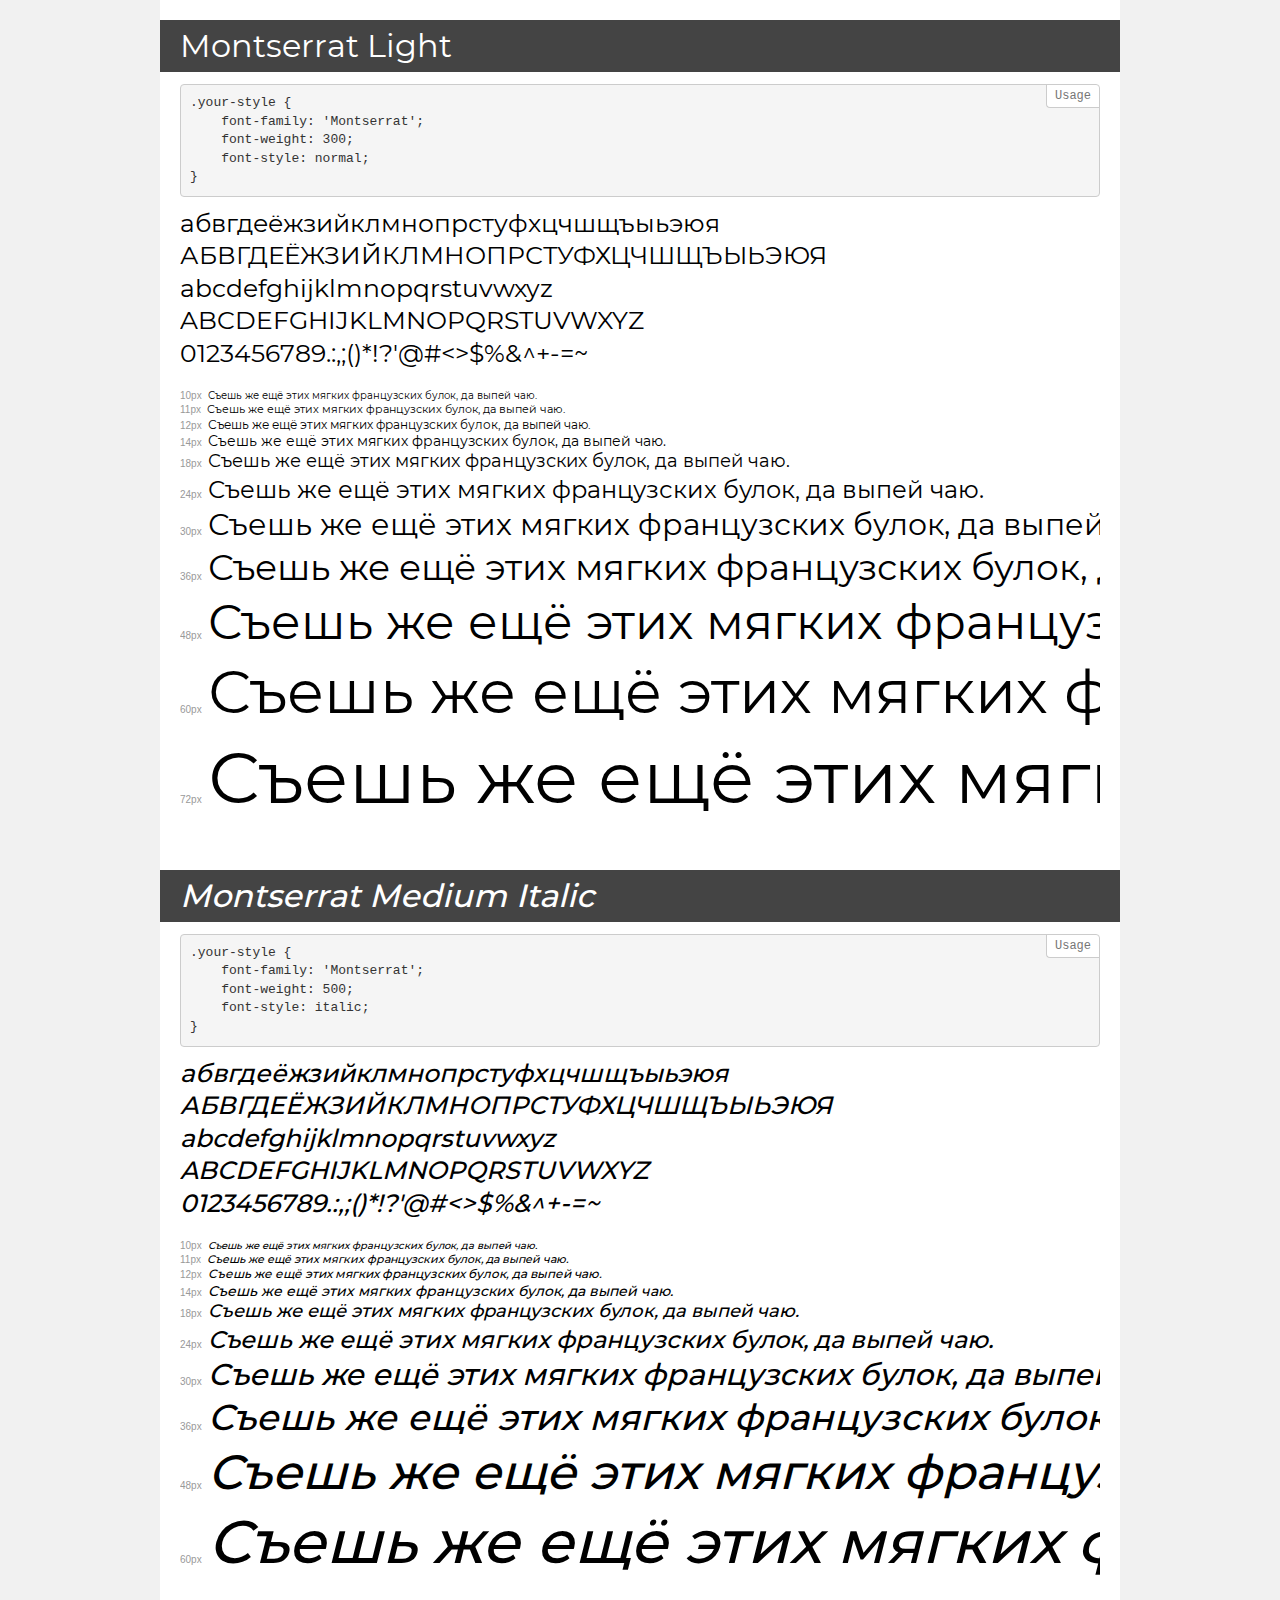
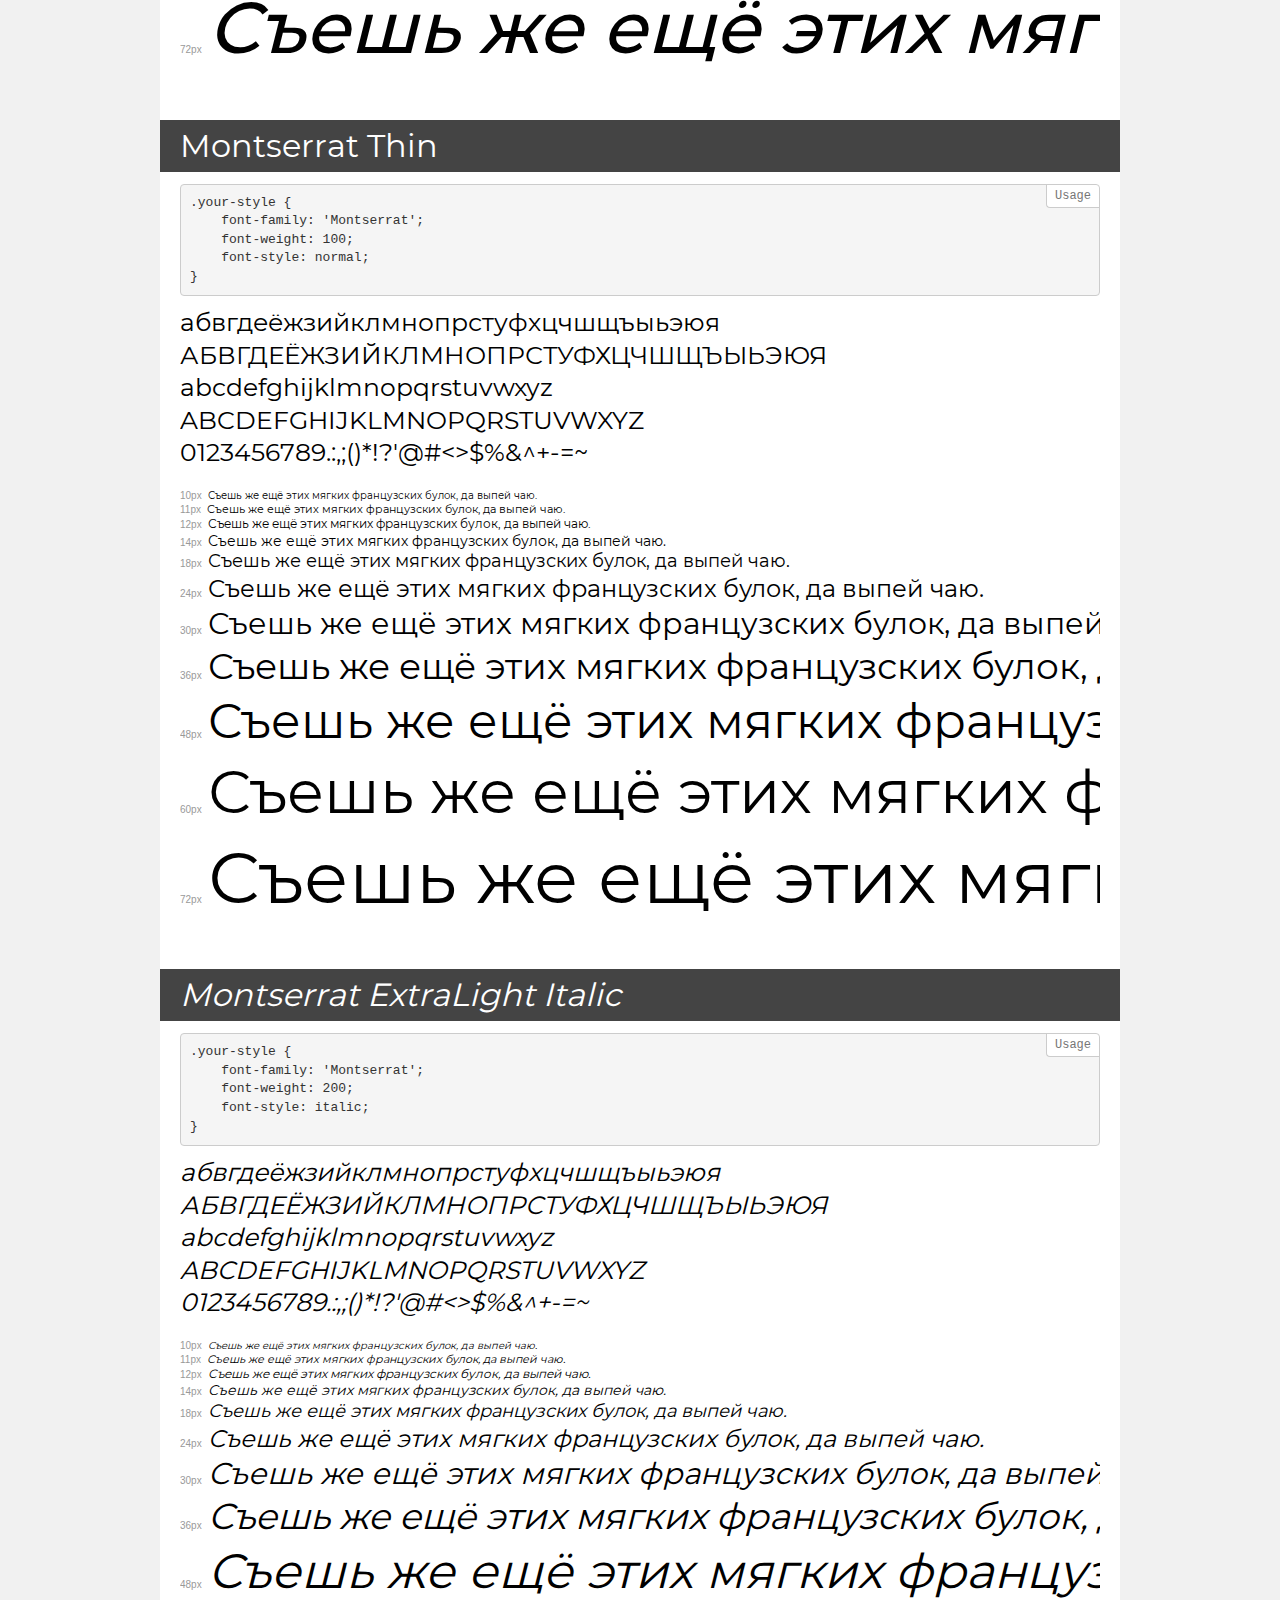
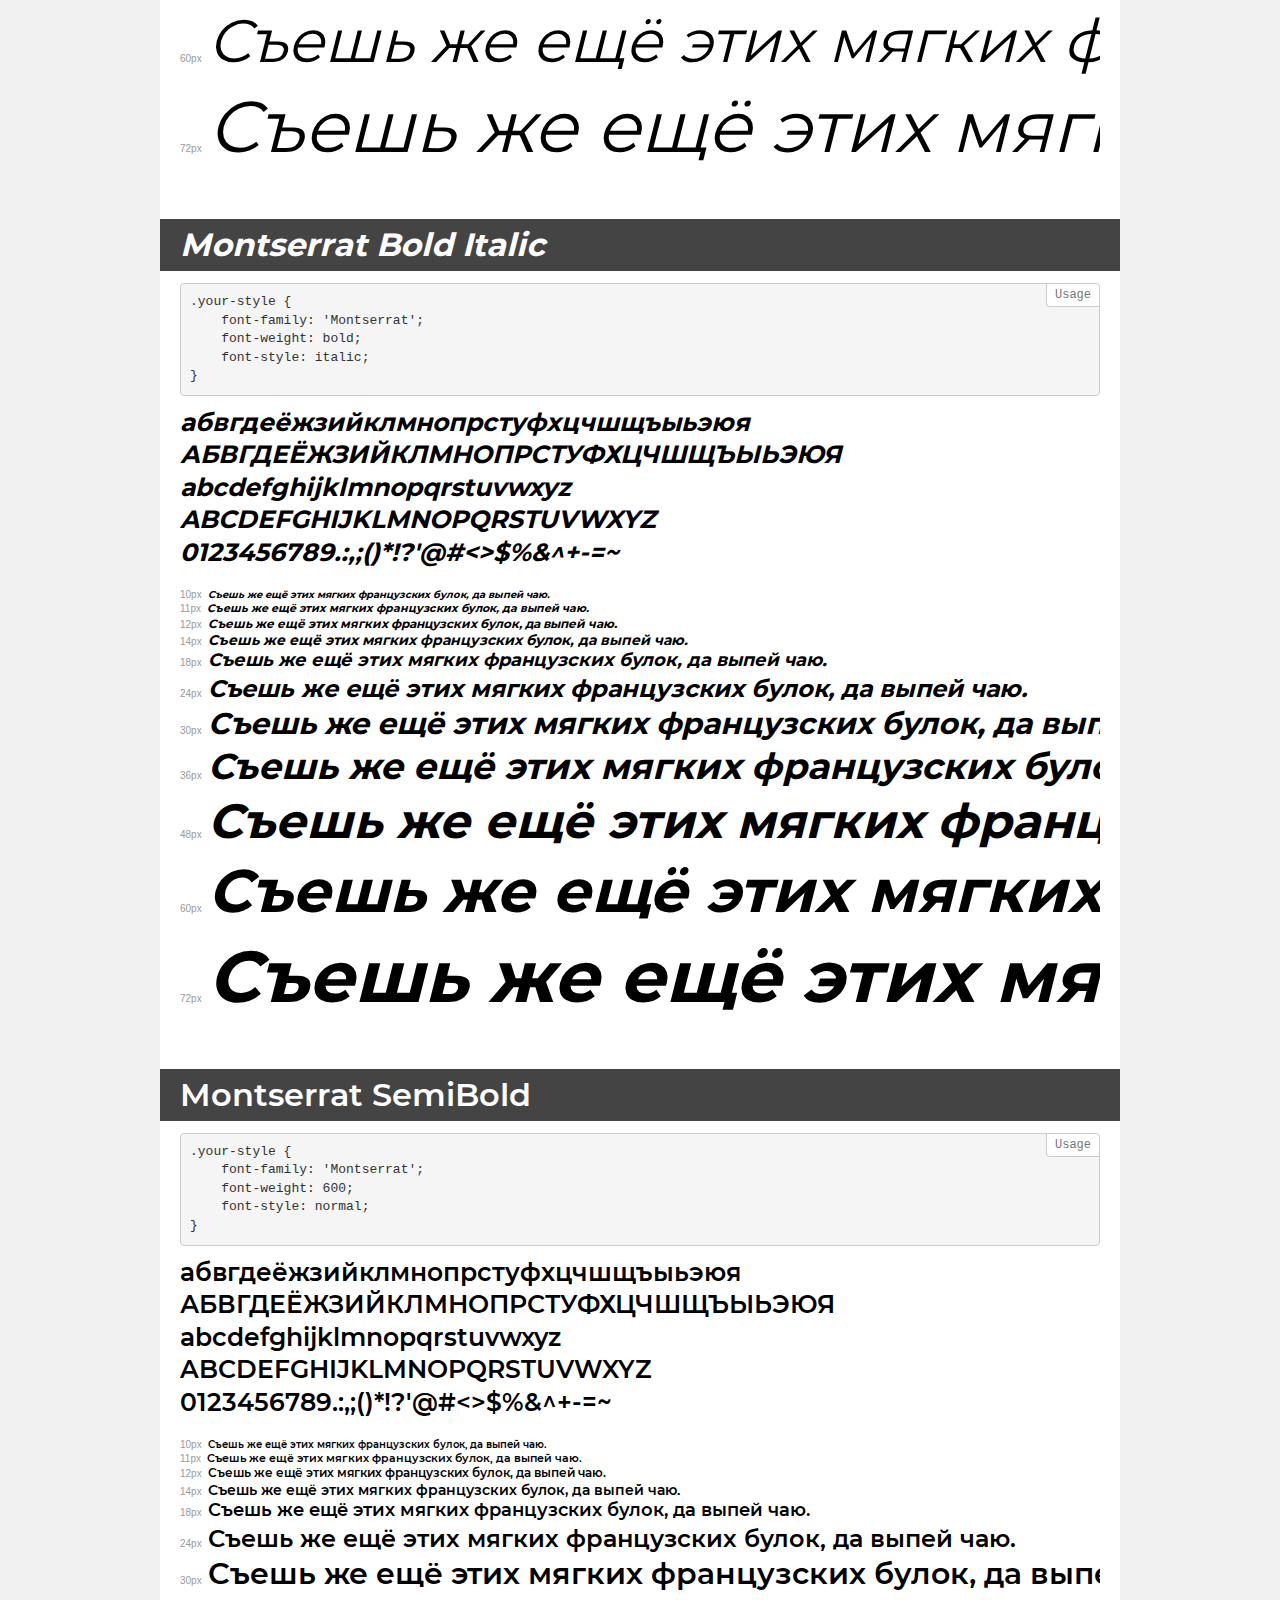
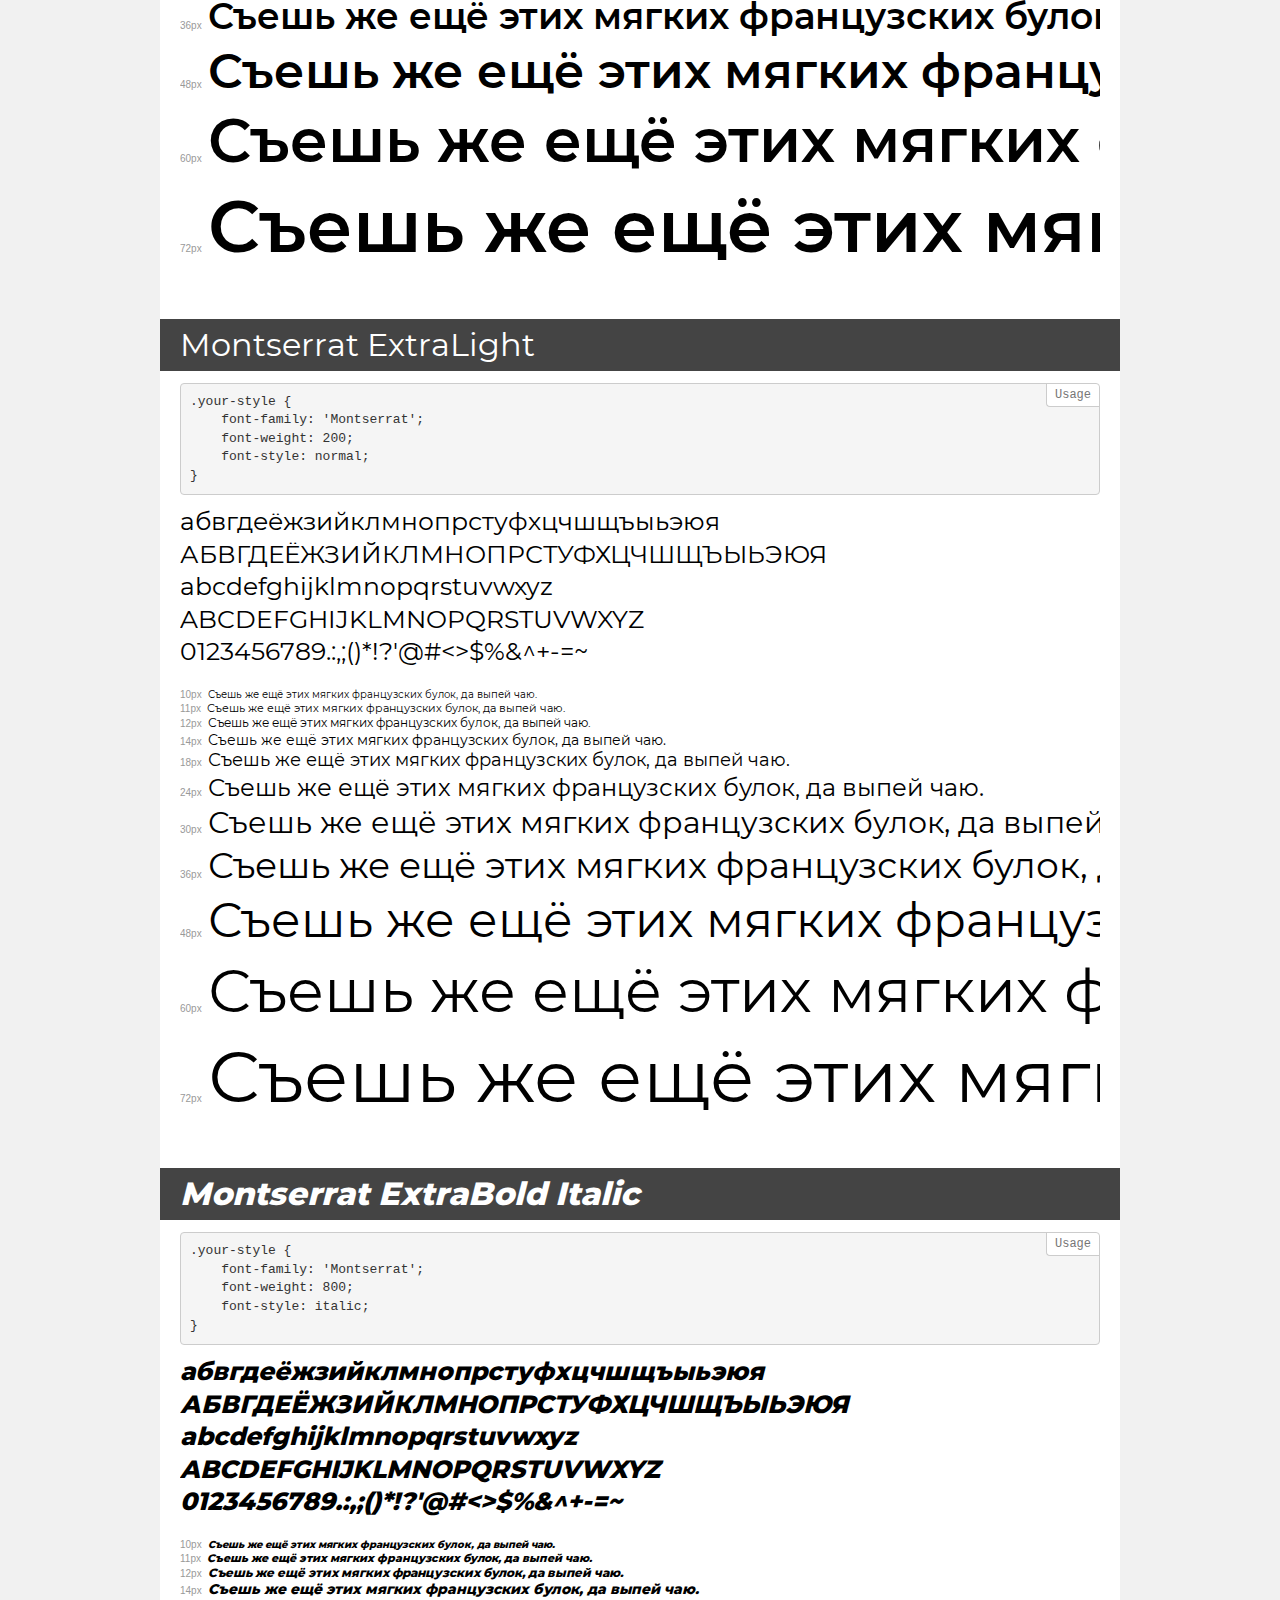
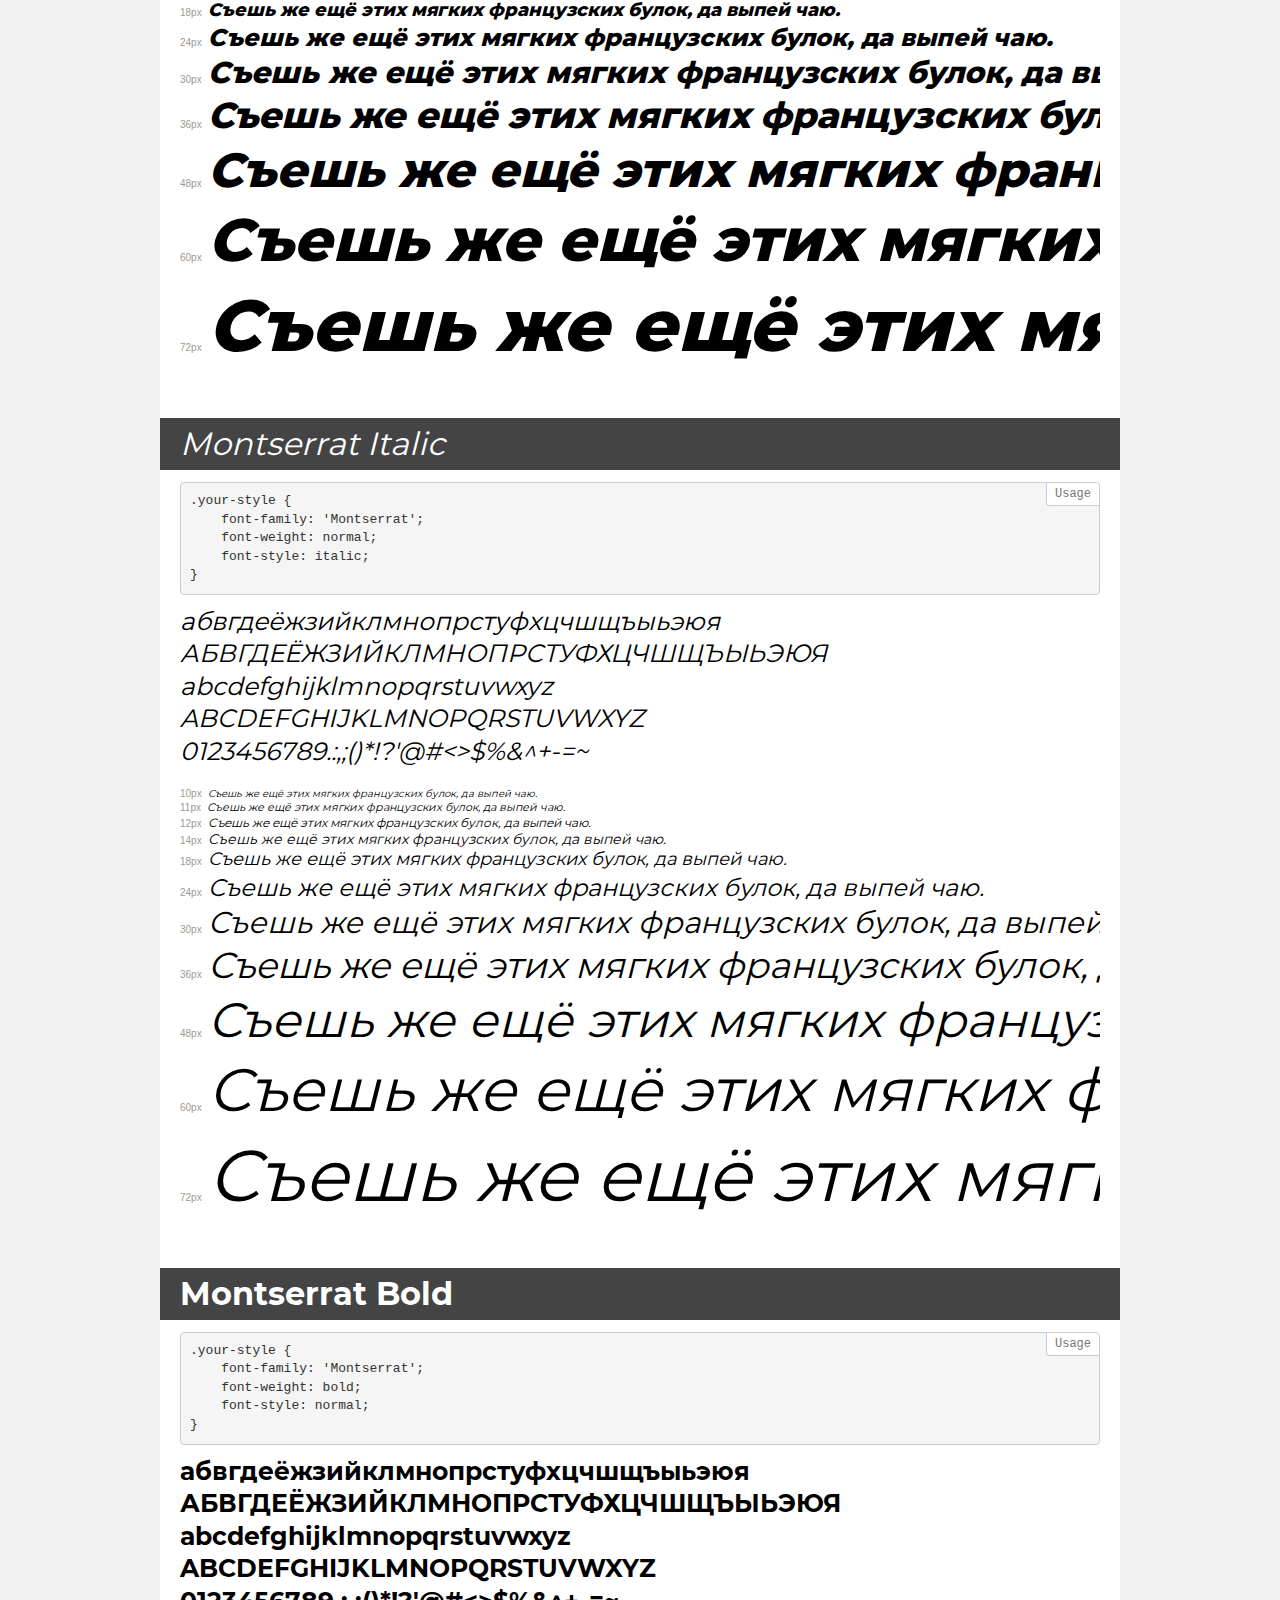
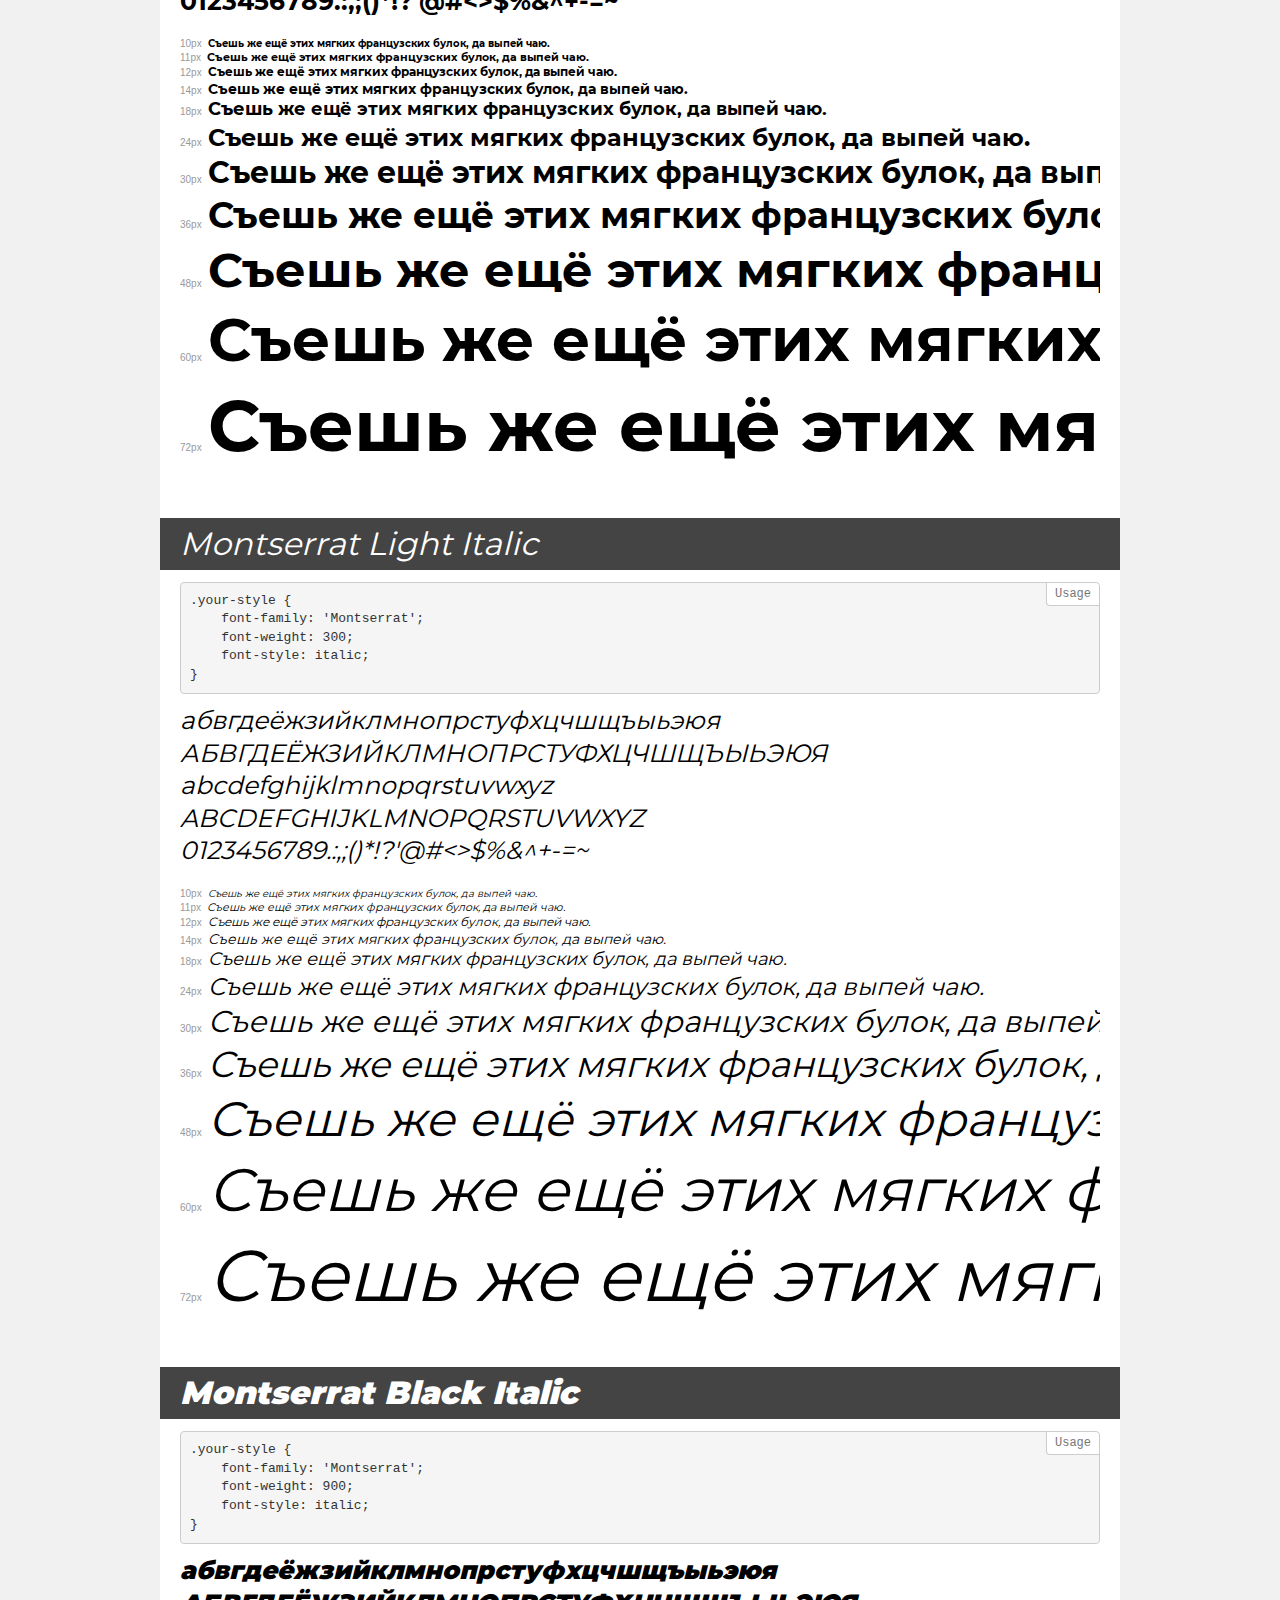
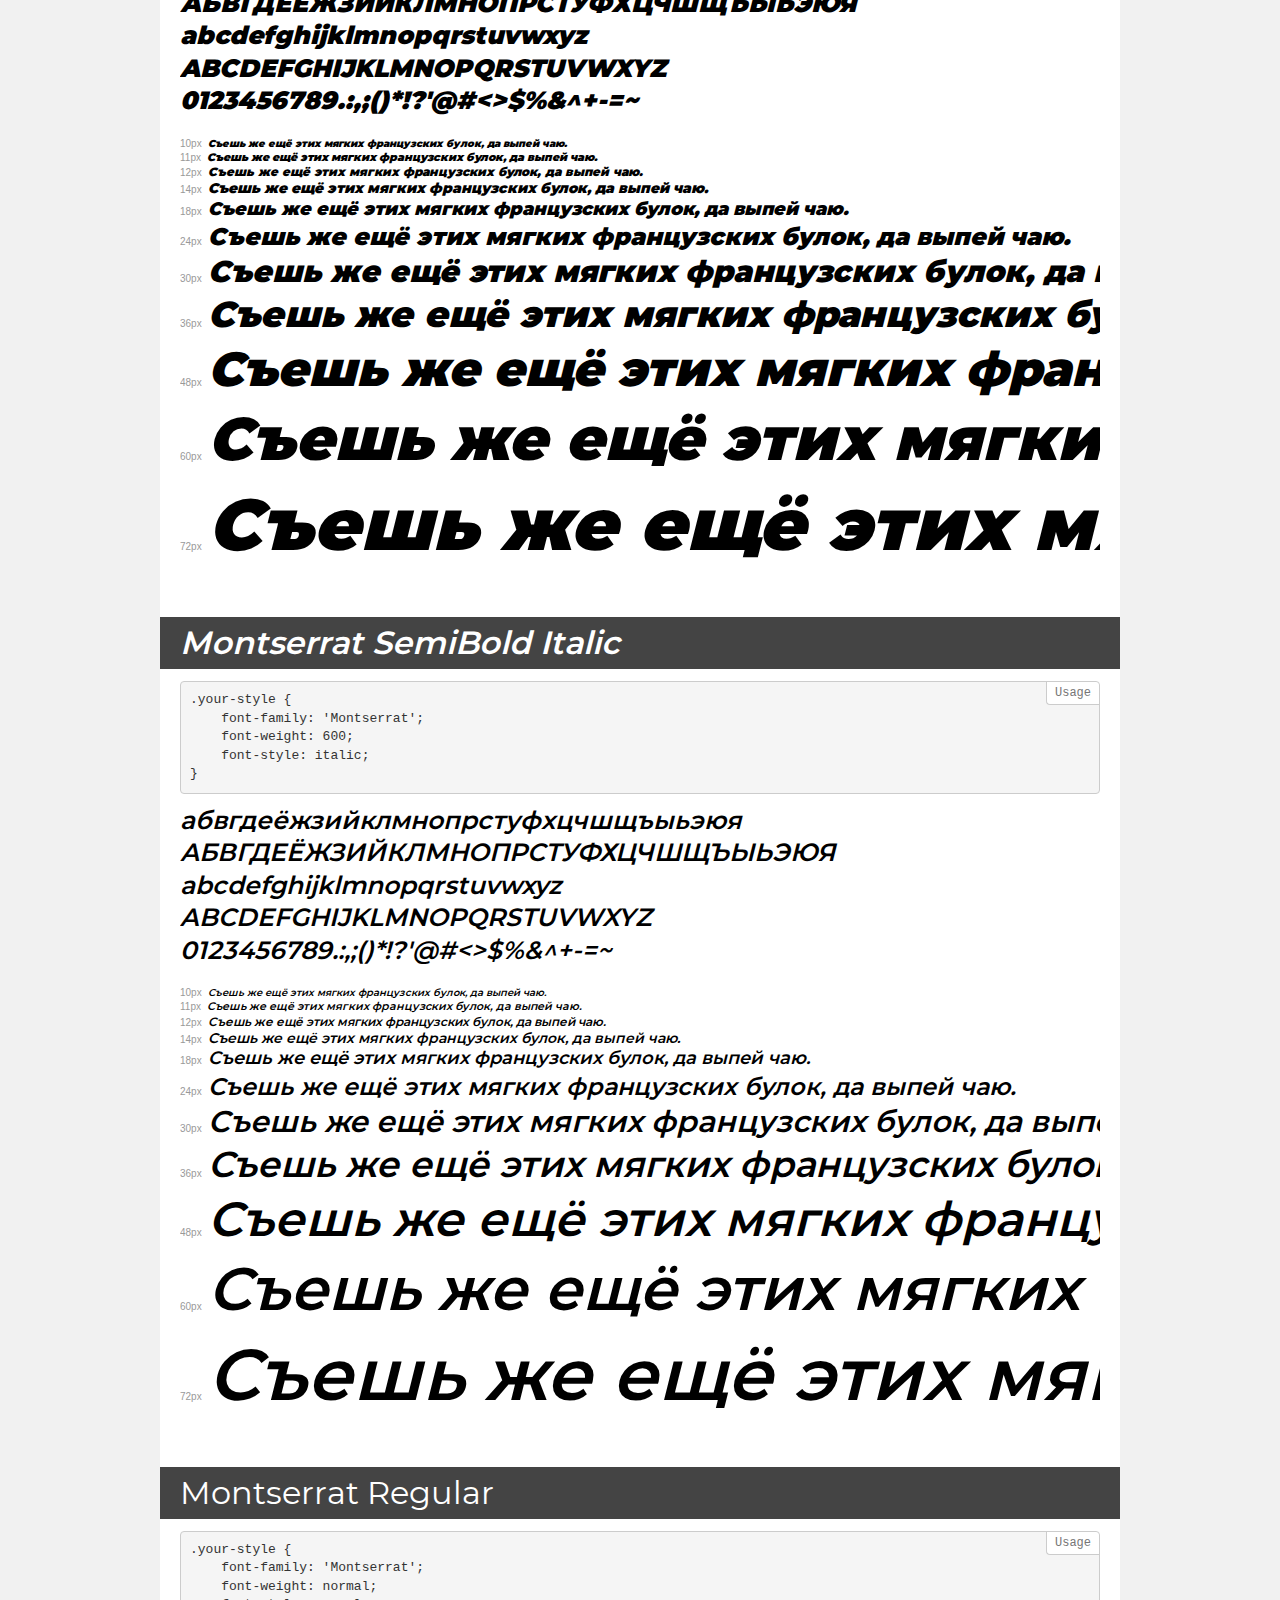
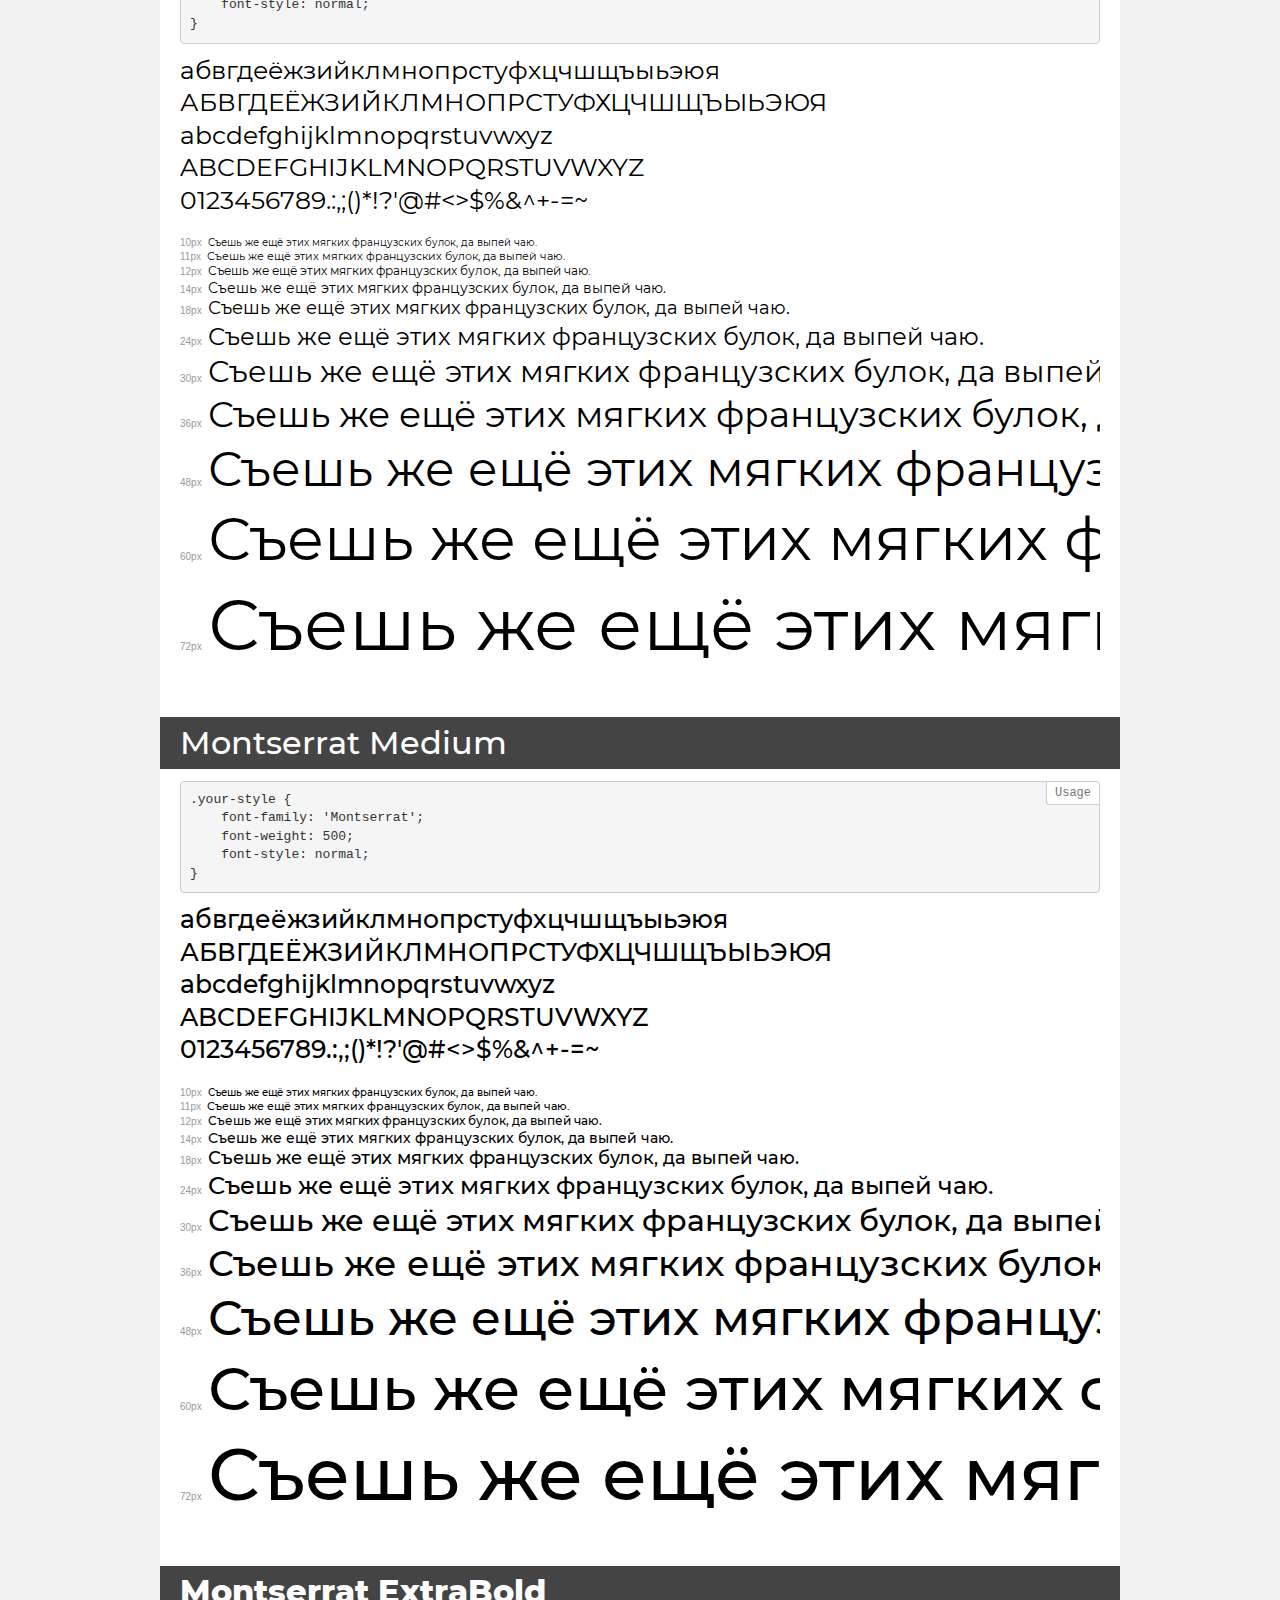
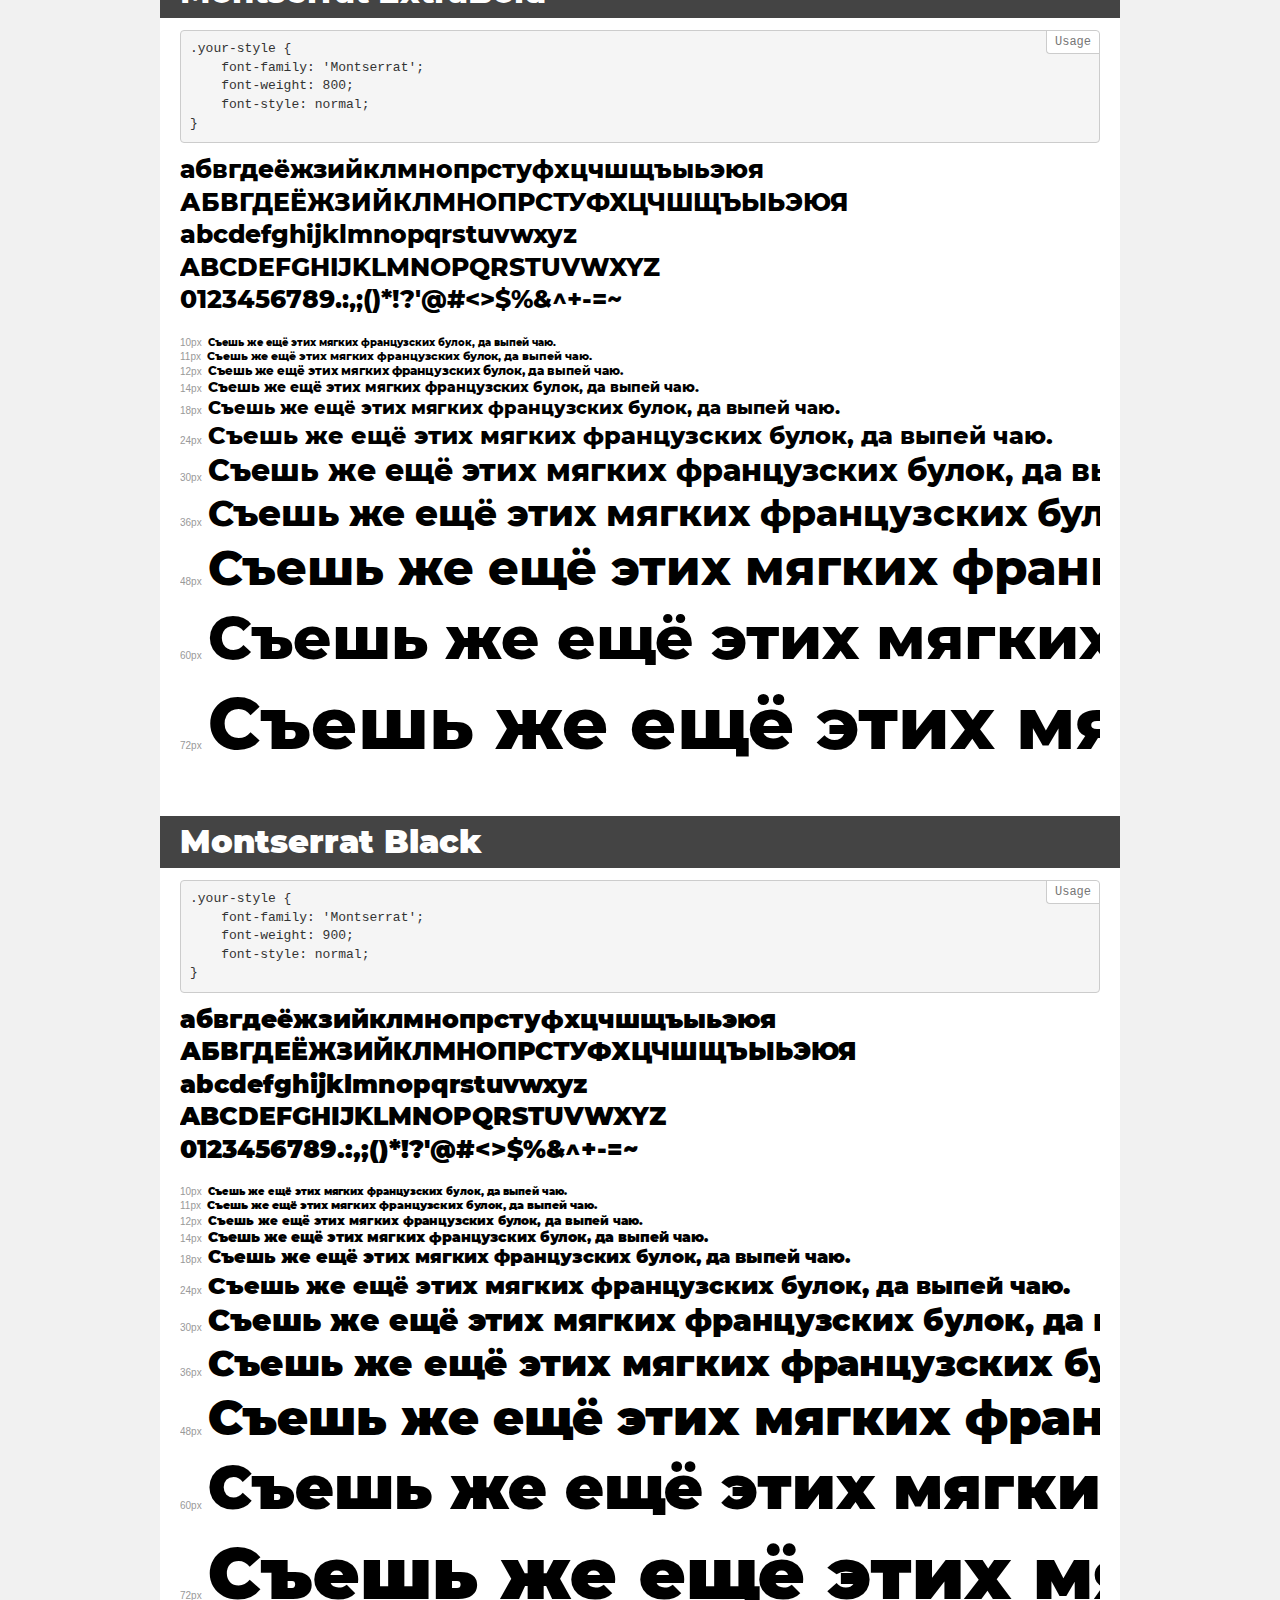
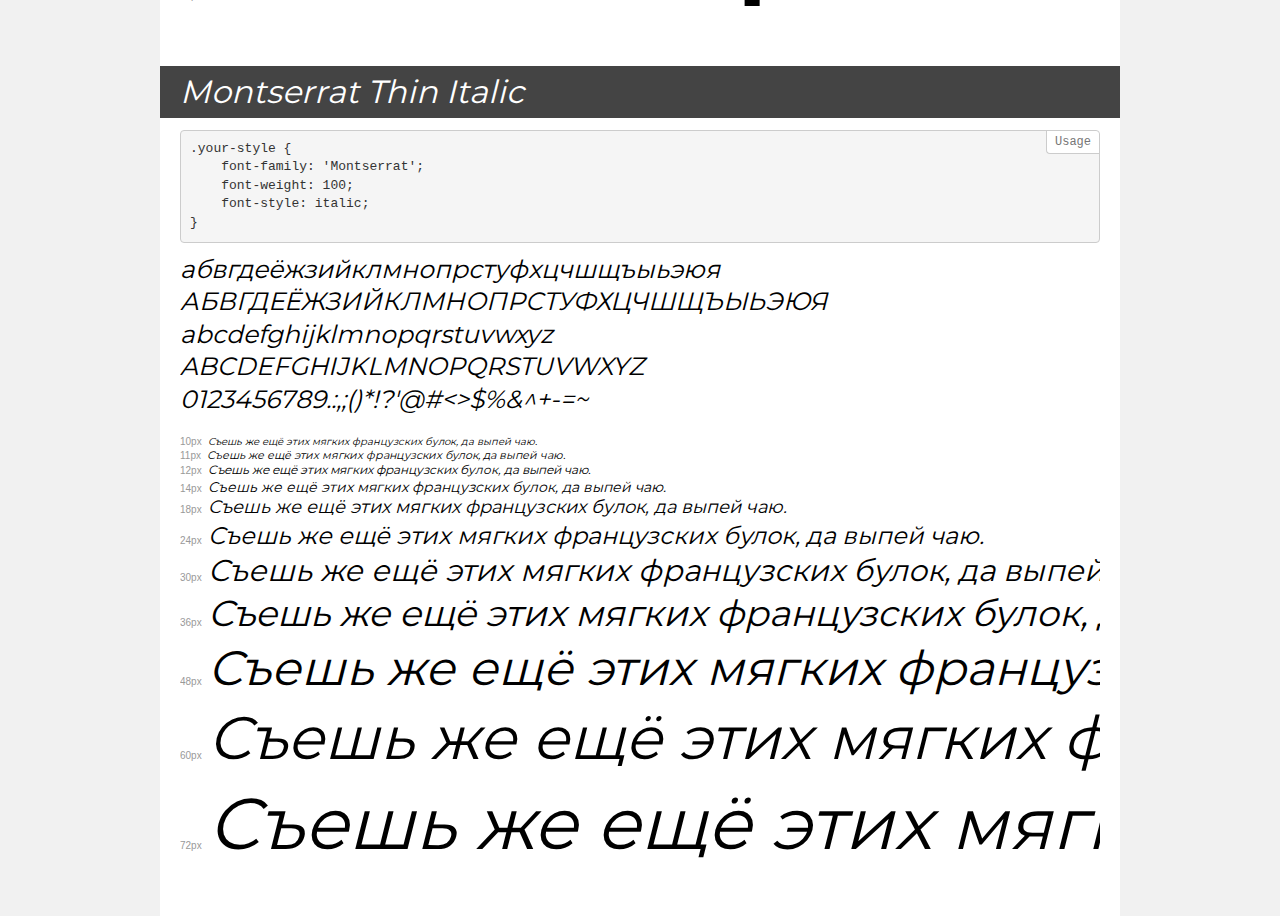
<file: fonts/demo.html>
<!DOCTYPE html>
<html>
<head>
	<meta charset="utf-8">
	<meta http-equiv="X-UA-Compatible" content="IE=edge">
	<meta name="viewport" content="width=device-width, initial-scale=1">
	<meta name="robots" content="noindex, noarchive">
	<title>Transfonter demo</title>
	<link href="stylesheet.css" rel="stylesheet">
	<style>
		/*
		http://meyerweb.com/eric/tools/css/reset/
		v2.0 | 20110126
		License: none (public domain)
		*/
		html, body, div, span, applet, object, iframe,
		h1, h2, h3, h4, h5, h6, p, blockquote, pre,
		a, abbr, acronym, address, big, cite, code,
		del, dfn, em, img, ins, kbd, q, s, samp,
		small, strike, strong, sub, sup, tt, var,
		b, u, i, center,
		dl, dt, dd, ol, ul, li,
		fieldset, form, label, legend,
		table, caption, tbody, tfoot, thead, tr, th, td,
		article, aside, canvas, details, embed,
		figure, figcaption, footer, header, hgroup,
		menu, nav, output, ruby, section, summary,
		time, mark, audio, video {
			margin: 0;
			padding: 0;
			border: 0;
			font-size: 100%;
			font: inherit;
			vertical-align: baseline;
		}
		/* HTML5 display-role reset for older browsers */
		article, aside, details, figcaption, figure,
		footer, header, hgroup, menu, nav, section {
			display: block;
		}
		body {
			line-height: 1;
		}
		ol, ul {
			list-style: none;
		}
		blockquote, q {
			quotes: none;
		}
		blockquote:before, blockquote:after,
		q:before, q:after {
			content: '';
			content: none;
		}
		table {
			border-collapse: collapse;
			border-spacing: 0;
		}
		/* common styles */
		body {
			background: #f1f1f1;
			color: #000;
		}
		.page {
			background: #fff;
			width: 920px;
			margin: 0 auto;
			padding: 20px 20px 0 20px;
			overflow: hidden;
		}
		.font-container {
			overflow-x: auto;
			overflow-y: hidden;
			margin-bottom: 40px;
			line-height: 1.3;
			white-space: nowrap;
			padding-bottom: 5px;
		}
		h1 {
			position: relative;
			background: #444;
			font-size: 32px;
			color: #fff;
			padding: 10px 20px;
			margin: 0 -20px 12px -20px;
		}
		.letters {
			font-size: 25px;
			margin-bottom: 20px;
		}
		.s10:before {
			content: '10px';
		}
		.s11:before {
			content: '11px';
		}
		.s12:before {
			content: '12px';
		}
		.s14:before {
			content: '14px';
		}
		.s18:before {
			content: '18px';
		}
		.s24:before {
			content: '24px';
		}
		.s30:before {
			content: '30px';
		}
		.s36:before {
			content: '36px';
		}
		.s48:before {
			content: '48px';
		}
		.s60:before {
			content: '60px';
		}
		.s72:before {
			content: '72px';
		}
		.s10:before, .s11:before, .s12:before, .s14:before,
		.s18:before, .s24:before, .s30:before, .s36:before,
		.s48:before, .s60:before, .s72:before {
			font-family: Arial, sans-serif;
			font-size: 10px;
			font-weight: normal;
			font-style: normal;
			color: #999;
			padding-right: 6px;
		}
		pre {
			display: block;
			position: relative;
			padding: 9px;
			margin: 0 0 10px;
			font-family: Monaco, Menlo, Consolas, "Courier New", monospace !important;
			font-size: 13px;
			line-height: 1.428571429;
			color: #333;
			font-weight: normal !important;
			font-style: normal !important;
			background-color: #f5f5f5;
			border: 1px solid #ccc;
			overflow-x: auto;
			border-radius: 4px;
		}
		pre:after {
			display: block;
			position: absolute;
			right: 0;
			top: 0;
			content: 'Usage';
			line-height: 1;
			padding: 5px 8px;
			font-size: 12px;
			color: #767676;
			background-color: #fff;
			border: 1px solid #ccc;
			border-right: none;
			border-top: none;
			border-radius: 0 4px 0 4px;
			z-index: 10;
		}
		/* responsive */
		@media (max-width: 959px) {
			.page {
				width: auto;
				margin: 0;
			}
		}
	</style>
</head>
<body>
<div class="page">
	<div class="demo" style="font-family: 'Montserrat'; font-weight: 300; font-style: normal;">
		<h1>Montserrat Light</h1>
		<pre>.your-style {
    font-family: 'Montserrat';
    font-weight: 300;
    font-style: normal;
}</pre>
		<div class="font-container">
			<p class="letters">
				абвгдеёжзийклмнопрстуфхцчшщъыьэюя <br />
				АБВГДЕЁЖЗИЙКЛМНОПРСТУФХЦЧШЩЪЫЬЭЮЯ <br />
				abcdefghijklmnopqrstuvwxyz <br />
				ABCDEFGHIJKLMNOPQRSTUVWXYZ <br />				0123456789.:,;()*!?'@#<>$%&^+-=~
			</p>
			<p class="s10" style="font-size: 10px;">Съешь же ещё этих мягких французских булок, да выпей чаю.</p>
			<p class="s11" style="font-size: 11px;">Съешь же ещё этих мягких французских булок, да выпей чаю.</p>
			<p class="s12" style="font-size: 12px;">Съешь же ещё этих мягких французских булок, да выпей чаю.</p>
			<p class="s14" style="font-size: 14px;">Съешь же ещё этих мягких французских булок, да выпей чаю.</p>
			<p class="s18" style="font-size: 18px;">Съешь же ещё этих мягких французских булок, да выпей чаю.</p>
			<p class="s24" style="font-size: 24px;">Съешь же ещё этих мягких французских булок, да выпей чаю.</p>
			<p class="s30" style="font-size: 30px;">Съешь же ещё этих мягких французских булок, да выпей чаю.</p>
			<p class="s36" style="font-size: 36px;">Съешь же ещё этих мягких французских булок, да выпей чаю.</p>
			<p class="s48" style="font-size: 48px;">Съешь же ещё этих мягких французских булок, да выпей чаю.</p>
			<p class="s60" style="font-size: 60px;">Съешь же ещё этих мягких французских булок, да выпей чаю.</p>
			<p class="s72" style="font-size: 72px;">Съешь же ещё этих мягких французских булок, да выпей чаю.</p>
		</div>
	</div>
	<div class="demo" style="font-family: 'Montserrat'; font-weight: 500; font-style: italic;">
		<h1>Montserrat Medium Italic</h1>
		<pre>.your-style {
    font-family: 'Montserrat';
    font-weight: 500;
    font-style: italic;
}</pre>
		<div class="font-container">
			<p class="letters">
				абвгдеёжзийклмнопрстуфхцчшщъыьэюя <br />
				АБВГДЕЁЖЗИЙКЛМНОПРСТУФХЦЧШЩЪЫЬЭЮЯ <br />
				abcdefghijklmnopqrstuvwxyz <br />
				ABCDEFGHIJKLMNOPQRSTUVWXYZ <br />				0123456789.:,;()*!?'@#<>$%&^+-=~
			</p>
			<p class="s10" style="font-size: 10px;">Съешь же ещё этих мягких французских булок, да выпей чаю.</p>
			<p class="s11" style="font-size: 11px;">Съешь же ещё этих мягких французских булок, да выпей чаю.</p>
			<p class="s12" style="font-size: 12px;">Съешь же ещё этих мягких французских булок, да выпей чаю.</p>
			<p class="s14" style="font-size: 14px;">Съешь же ещё этих мягких французских булок, да выпей чаю.</p>
			<p class="s18" style="font-size: 18px;">Съешь же ещё этих мягких французских булок, да выпей чаю.</p>
			<p class="s24" style="font-size: 24px;">Съешь же ещё этих мягких французских булок, да выпей чаю.</p>
			<p class="s30" style="font-size: 30px;">Съешь же ещё этих мягких французских булок, да выпей чаю.</p>
			<p class="s36" style="font-size: 36px;">Съешь же ещё этих мягких французских булок, да выпей чаю.</p>
			<p class="s48" style="font-size: 48px;">Съешь же ещё этих мягких французских булок, да выпей чаю.</p>
			<p class="s60" style="font-size: 60px;">Съешь же ещё этих мягких французских булок, да выпей чаю.</p>
			<p class="s72" style="font-size: 72px;">Съешь же ещё этих мягких французских булок, да выпей чаю.</p>
		</div>
	</div>
	<div class="demo" style="font-family: 'Montserrat'; font-weight: 100; font-style: normal;">
		<h1>Montserrat Thin</h1>
		<pre>.your-style {
    font-family: 'Montserrat';
    font-weight: 100;
    font-style: normal;
}</pre>
		<div class="font-container">
			<p class="letters">
				абвгдеёжзийклмнопрстуфхцчшщъыьэюя <br />
				АБВГДЕЁЖЗИЙКЛМНОПРСТУФХЦЧШЩЪЫЬЭЮЯ <br />
				abcdefghijklmnopqrstuvwxyz <br />
				ABCDEFGHIJKLMNOPQRSTUVWXYZ <br />				0123456789.:,;()*!?'@#<>$%&^+-=~
			</p>
			<p class="s10" style="font-size: 10px;">Съешь же ещё этих мягких французских булок, да выпей чаю.</p>
			<p class="s11" style="font-size: 11px;">Съешь же ещё этих мягких французских булок, да выпей чаю.</p>
			<p class="s12" style="font-size: 12px;">Съешь же ещё этих мягких французских булок, да выпей чаю.</p>
			<p class="s14" style="font-size: 14px;">Съешь же ещё этих мягких французских булок, да выпей чаю.</p>
			<p class="s18" style="font-size: 18px;">Съешь же ещё этих мягких французских булок, да выпей чаю.</p>
			<p class="s24" style="font-size: 24px;">Съешь же ещё этих мягких французских булок, да выпей чаю.</p>
			<p class="s30" style="font-size: 30px;">Съешь же ещё этих мягких французских булок, да выпей чаю.</p>
			<p class="s36" style="font-size: 36px;">Съешь же ещё этих мягких французских булок, да выпей чаю.</p>
			<p class="s48" style="font-size: 48px;">Съешь же ещё этих мягких французских булок, да выпей чаю.</p>
			<p class="s60" style="font-size: 60px;">Съешь же ещё этих мягких французских булок, да выпей чаю.</p>
			<p class="s72" style="font-size: 72px;">Съешь же ещё этих мягких французских булок, да выпей чаю.</p>
		</div>
	</div>
	<div class="demo" style="font-family: 'Montserrat'; font-weight: 200; font-style: italic;">
		<h1>Montserrat ExtraLight Italic</h1>
		<pre>.your-style {
    font-family: 'Montserrat';
    font-weight: 200;
    font-style: italic;
}</pre>
		<div class="font-container">
			<p class="letters">
				абвгдеёжзийклмнопрстуфхцчшщъыьэюя <br />
				АБВГДЕЁЖЗИЙКЛМНОПРСТУФХЦЧШЩЪЫЬЭЮЯ <br />
				abcdefghijklmnopqrstuvwxyz <br />
				ABCDEFGHIJKLMNOPQRSTUVWXYZ <br />				0123456789.:,;()*!?'@#<>$%&^+-=~
			</p>
			<p class="s10" style="font-size: 10px;">Съешь же ещё этих мягких французских булок, да выпей чаю.</p>
			<p class="s11" style="font-size: 11px;">Съешь же ещё этих мягких французских булок, да выпей чаю.</p>
			<p class="s12" style="font-size: 12px;">Съешь же ещё этих мягких французских булок, да выпей чаю.</p>
			<p class="s14" style="font-size: 14px;">Съешь же ещё этих мягких французских булок, да выпей чаю.</p>
			<p class="s18" style="font-size: 18px;">Съешь же ещё этих мягких французских булок, да выпей чаю.</p>
			<p class="s24" style="font-size: 24px;">Съешь же ещё этих мягких французских булок, да выпей чаю.</p>
			<p class="s30" style="font-size: 30px;">Съешь же ещё этих мягких французских булок, да выпей чаю.</p>
			<p class="s36" style="font-size: 36px;">Съешь же ещё этих мягких французских булок, да выпей чаю.</p>
			<p class="s48" style="font-size: 48px;">Съешь же ещё этих мягких французских булок, да выпей чаю.</p>
			<p class="s60" style="font-size: 60px;">Съешь же ещё этих мягких французских булок, да выпей чаю.</p>
			<p class="s72" style="font-size: 72px;">Съешь же ещё этих мягких французских булок, да выпей чаю.</p>
		</div>
	</div>
	<div class="demo" style="font-family: 'Montserrat'; font-weight: bold; font-style: italic;">
		<h1>Montserrat Bold Italic</h1>
		<pre>.your-style {
    font-family: 'Montserrat';
    font-weight: bold;
    font-style: italic;
}</pre>
		<div class="font-container">
			<p class="letters">
				абвгдеёжзийклмнопрстуфхцчшщъыьэюя <br />
				АБВГДЕЁЖЗИЙКЛМНОПРСТУФХЦЧШЩЪЫЬЭЮЯ <br />
				abcdefghijklmnopqrstuvwxyz <br />
				ABCDEFGHIJKLMNOPQRSTUVWXYZ <br />				0123456789.:,;()*!?'@#<>$%&^+-=~
			</p>
			<p class="s10" style="font-size: 10px;">Съешь же ещё этих мягких французских булок, да выпей чаю.</p>
			<p class="s11" style="font-size: 11px;">Съешь же ещё этих мягких французских булок, да выпей чаю.</p>
			<p class="s12" style="font-size: 12px;">Съешь же ещё этих мягких французских булок, да выпей чаю.</p>
			<p class="s14" style="font-size: 14px;">Съешь же ещё этих мягких французских булок, да выпей чаю.</p>
			<p class="s18" style="font-size: 18px;">Съешь же ещё этих мягких французских булок, да выпей чаю.</p>
			<p class="s24" style="font-size: 24px;">Съешь же ещё этих мягких французских булок, да выпей чаю.</p>
			<p class="s30" style="font-size: 30px;">Съешь же ещё этих мягких французских булок, да выпей чаю.</p>
			<p class="s36" style="font-size: 36px;">Съешь же ещё этих мягких французских булок, да выпей чаю.</p>
			<p class="s48" style="font-size: 48px;">Съешь же ещё этих мягких французских булок, да выпей чаю.</p>
			<p class="s60" style="font-size: 60px;">Съешь же ещё этих мягких французских булок, да выпей чаю.</p>
			<p class="s72" style="font-size: 72px;">Съешь же ещё этих мягких французских булок, да выпей чаю.</p>
		</div>
	</div>
	<div class="demo" style="font-family: 'Montserrat'; font-weight: 600; font-style: normal;">
		<h1>Montserrat SemiBold</h1>
		<pre>.your-style {
    font-family: 'Montserrat';
    font-weight: 600;
    font-style: normal;
}</pre>
		<div class="font-container">
			<p class="letters">
				абвгдеёжзийклмнопрстуфхцчшщъыьэюя <br />
				АБВГДЕЁЖЗИЙКЛМНОПРСТУФХЦЧШЩЪЫЬЭЮЯ <br />
				abcdefghijklmnopqrstuvwxyz <br />
				ABCDEFGHIJKLMNOPQRSTUVWXYZ <br />				0123456789.:,;()*!?'@#<>$%&^+-=~
			</p>
			<p class="s10" style="font-size: 10px;">Съешь же ещё этих мягких французских булок, да выпей чаю.</p>
			<p class="s11" style="font-size: 11px;">Съешь же ещё этих мягких французских булок, да выпей чаю.</p>
			<p class="s12" style="font-size: 12px;">Съешь же ещё этих мягких французских булок, да выпей чаю.</p>
			<p class="s14" style="font-size: 14px;">Съешь же ещё этих мягких французских булок, да выпей чаю.</p>
			<p class="s18" style="font-size: 18px;">Съешь же ещё этих мягких французских булок, да выпей чаю.</p>
			<p class="s24" style="font-size: 24px;">Съешь же ещё этих мягких французских булок, да выпей чаю.</p>
			<p class="s30" style="font-size: 30px;">Съешь же ещё этих мягких французских булок, да выпей чаю.</p>
			<p class="s36" style="font-size: 36px;">Съешь же ещё этих мягких французских булок, да выпей чаю.</p>
			<p class="s48" style="font-size: 48px;">Съешь же ещё этих мягких французских булок, да выпей чаю.</p>
			<p class="s60" style="font-size: 60px;">Съешь же ещё этих мягких французских булок, да выпей чаю.</p>
			<p class="s72" style="font-size: 72px;">Съешь же ещё этих мягких французских булок, да выпей чаю.</p>
		</div>
	</div>
	<div class="demo" style="font-family: 'Montserrat'; font-weight: 200; font-style: normal;">
		<h1>Montserrat ExtraLight</h1>
		<pre>.your-style {
    font-family: 'Montserrat';
    font-weight: 200;
    font-style: normal;
}</pre>
		<div class="font-container">
			<p class="letters">
				абвгдеёжзийклмнопрстуфхцчшщъыьэюя <br />
				АБВГДЕЁЖЗИЙКЛМНОПРСТУФХЦЧШЩЪЫЬЭЮЯ <br />
				abcdefghijklmnopqrstuvwxyz <br />
				ABCDEFGHIJKLMNOPQRSTUVWXYZ <br />				0123456789.:,;()*!?'@#<>$%&^+-=~
			</p>
			<p class="s10" style="font-size: 10px;">Съешь же ещё этих мягких французских булок, да выпей чаю.</p>
			<p class="s11" style="font-size: 11px;">Съешь же ещё этих мягких французских булок, да выпей чаю.</p>
			<p class="s12" style="font-size: 12px;">Съешь же ещё этих мягких французских булок, да выпей чаю.</p>
			<p class="s14" style="font-size: 14px;">Съешь же ещё этих мягких французских булок, да выпей чаю.</p>
			<p class="s18" style="font-size: 18px;">Съешь же ещё этих мягких французских булок, да выпей чаю.</p>
			<p class="s24" style="font-size: 24px;">Съешь же ещё этих мягких французских булок, да выпей чаю.</p>
			<p class="s30" style="font-size: 30px;">Съешь же ещё этих мягких французских булок, да выпей чаю.</p>
			<p class="s36" style="font-size: 36px;">Съешь же ещё этих мягких французских булок, да выпей чаю.</p>
			<p class="s48" style="font-size: 48px;">Съешь же ещё этих мягких французских булок, да выпей чаю.</p>
			<p class="s60" style="font-size: 60px;">Съешь же ещё этих мягких французских булок, да выпей чаю.</p>
			<p class="s72" style="font-size: 72px;">Съешь же ещё этих мягких французских булок, да выпей чаю.</p>
		</div>
	</div>
	<div class="demo" style="font-family: 'Montserrat'; font-weight: 800; font-style: italic;">
		<h1>Montserrat ExtraBold Italic</h1>
		<pre>.your-style {
    font-family: 'Montserrat';
    font-weight: 800;
    font-style: italic;
}</pre>
		<div class="font-container">
			<p class="letters">
				абвгдеёжзийклмнопрстуфхцчшщъыьэюя <br />
				АБВГДЕЁЖЗИЙКЛМНОПРСТУФХЦЧШЩЪЫЬЭЮЯ <br />
				abcdefghijklmnopqrstuvwxyz <br />
				ABCDEFGHIJKLMNOPQRSTUVWXYZ <br />				0123456789.:,;()*!?'@#<>$%&^+-=~
			</p>
			<p class="s10" style="font-size: 10px;">Съешь же ещё этих мягких французских булок, да выпей чаю.</p>
			<p class="s11" style="font-size: 11px;">Съешь же ещё этих мягких французских булок, да выпей чаю.</p>
			<p class="s12" style="font-size: 12px;">Съешь же ещё этих мягких французских булок, да выпей чаю.</p>
			<p class="s14" style="font-size: 14px;">Съешь же ещё этих мягких французских булок, да выпей чаю.</p>
			<p class="s18" style="font-size: 18px;">Съешь же ещё этих мягких французских булок, да выпей чаю.</p>
			<p class="s24" style="font-size: 24px;">Съешь же ещё этих мягких французских булок, да выпей чаю.</p>
			<p class="s30" style="font-size: 30px;">Съешь же ещё этих мягких французских булок, да выпей чаю.</p>
			<p class="s36" style="font-size: 36px;">Съешь же ещё этих мягких французских булок, да выпей чаю.</p>
			<p class="s48" style="font-size: 48px;">Съешь же ещё этих мягких французских булок, да выпей чаю.</p>
			<p class="s60" style="font-size: 60px;">Съешь же ещё этих мягких французских булок, да выпей чаю.</p>
			<p class="s72" style="font-size: 72px;">Съешь же ещё этих мягких французских булок, да выпей чаю.</p>
		</div>
	</div>
	<div class="demo" style="font-family: 'Montserrat'; font-weight: normal; font-style: italic;">
		<h1>Montserrat Italic</h1>
		<pre>.your-style {
    font-family: 'Montserrat';
    font-weight: normal;
    font-style: italic;
}</pre>
		<div class="font-container">
			<p class="letters">
				абвгдеёжзийклмнопрстуфхцчшщъыьэюя <br />
				АБВГДЕЁЖЗИЙКЛМНОПРСТУФХЦЧШЩЪЫЬЭЮЯ <br />
				abcdefghijklmnopqrstuvwxyz <br />
				ABCDEFGHIJKLMNOPQRSTUVWXYZ <br />				0123456789.:,;()*!?'@#<>$%&^+-=~
			</p>
			<p class="s10" style="font-size: 10px;">Съешь же ещё этих мягких французских булок, да выпей чаю.</p>
			<p class="s11" style="font-size: 11px;">Съешь же ещё этих мягких французских булок, да выпей чаю.</p>
			<p class="s12" style="font-size: 12px;">Съешь же ещё этих мягких французских булок, да выпей чаю.</p>
			<p class="s14" style="font-size: 14px;">Съешь же ещё этих мягких французских булок, да выпей чаю.</p>
			<p class="s18" style="font-size: 18px;">Съешь же ещё этих мягких французских булок, да выпей чаю.</p>
			<p class="s24" style="font-size: 24px;">Съешь же ещё этих мягких французских булок, да выпей чаю.</p>
			<p class="s30" style="font-size: 30px;">Съешь же ещё этих мягких французских булок, да выпей чаю.</p>
			<p class="s36" style="font-size: 36px;">Съешь же ещё этих мягких французских булок, да выпей чаю.</p>
			<p class="s48" style="font-size: 48px;">Съешь же ещё этих мягких французских булок, да выпей чаю.</p>
			<p class="s60" style="font-size: 60px;">Съешь же ещё этих мягких французских булок, да выпей чаю.</p>
			<p class="s72" style="font-size: 72px;">Съешь же ещё этих мягких французских булок, да выпей чаю.</p>
		</div>
	</div>
	<div class="demo" style="font-family: 'Montserrat'; font-weight: bold; font-style: normal;">
		<h1>Montserrat Bold</h1>
		<pre>.your-style {
    font-family: 'Montserrat';
    font-weight: bold;
    font-style: normal;
}</pre>
		<div class="font-container">
			<p class="letters">
				абвгдеёжзийклмнопрстуфхцчшщъыьэюя <br />
				АБВГДЕЁЖЗИЙКЛМНОПРСТУФХЦЧШЩЪЫЬЭЮЯ <br />
				abcdefghijklmnopqrstuvwxyz <br />
				ABCDEFGHIJKLMNOPQRSTUVWXYZ <br />				0123456789.:,;()*!?'@#<>$%&^+-=~
			</p>
			<p class="s10" style="font-size: 10px;">Съешь же ещё этих мягких французских булок, да выпей чаю.</p>
			<p class="s11" style="font-size: 11px;">Съешь же ещё этих мягких французских булок, да выпей чаю.</p>
			<p class="s12" style="font-size: 12px;">Съешь же ещё этих мягких французских булок, да выпей чаю.</p>
			<p class="s14" style="font-size: 14px;">Съешь же ещё этих мягких французских булок, да выпей чаю.</p>
			<p class="s18" style="font-size: 18px;">Съешь же ещё этих мягких французских булок, да выпей чаю.</p>
			<p class="s24" style="font-size: 24px;">Съешь же ещё этих мягких французских булок, да выпей чаю.</p>
			<p class="s30" style="font-size: 30px;">Съешь же ещё этих мягких французских булок, да выпей чаю.</p>
			<p class="s36" style="font-size: 36px;">Съешь же ещё этих мягких французских булок, да выпей чаю.</p>
			<p class="s48" style="font-size: 48px;">Съешь же ещё этих мягких французских булок, да выпей чаю.</p>
			<p class="s60" style="font-size: 60px;">Съешь же ещё этих мягких французских булок, да выпей чаю.</p>
			<p class="s72" style="font-size: 72px;">Съешь же ещё этих мягких французских булок, да выпей чаю.</p>
		</div>
	</div>
	<div class="demo" style="font-family: 'Montserrat'; font-weight: 300; font-style: italic;">
		<h1>Montserrat Light Italic</h1>
		<pre>.your-style {
    font-family: 'Montserrat';
    font-weight: 300;
    font-style: italic;
}</pre>
		<div class="font-container">
			<p class="letters">
				абвгдеёжзийклмнопрстуфхцчшщъыьэюя <br />
				АБВГДЕЁЖЗИЙКЛМНОПРСТУФХЦЧШЩЪЫЬЭЮЯ <br />
				abcdefghijklmnopqrstuvwxyz <br />
				ABCDEFGHIJKLMNOPQRSTUVWXYZ <br />				0123456789.:,;()*!?'@#<>$%&^+-=~
			</p>
			<p class="s10" style="font-size: 10px;">Съешь же ещё этих мягких французских булок, да выпей чаю.</p>
			<p class="s11" style="font-size: 11px;">Съешь же ещё этих мягких французских булок, да выпей чаю.</p>
			<p class="s12" style="font-size: 12px;">Съешь же ещё этих мягких французских булок, да выпей чаю.</p>
			<p class="s14" style="font-size: 14px;">Съешь же ещё этих мягких французских булок, да выпей чаю.</p>
			<p class="s18" style="font-size: 18px;">Съешь же ещё этих мягких французских булок, да выпей чаю.</p>
			<p class="s24" style="font-size: 24px;">Съешь же ещё этих мягких французских булок, да выпей чаю.</p>
			<p class="s30" style="font-size: 30px;">Съешь же ещё этих мягких французских булок, да выпей чаю.</p>
			<p class="s36" style="font-size: 36px;">Съешь же ещё этих мягких французских булок, да выпей чаю.</p>
			<p class="s48" style="font-size: 48px;">Съешь же ещё этих мягких французских булок, да выпей чаю.</p>
			<p class="s60" style="font-size: 60px;">Съешь же ещё этих мягких французских булок, да выпей чаю.</p>
			<p class="s72" style="font-size: 72px;">Съешь же ещё этих мягких французских булок, да выпей чаю.</p>
		</div>
	</div>
	<div class="demo" style="font-family: 'Montserrat'; font-weight: 900; font-style: italic;">
		<h1>Montserrat Black Italic</h1>
		<pre>.your-style {
    font-family: 'Montserrat';
    font-weight: 900;
    font-style: italic;
}</pre>
		<div class="font-container">
			<p class="letters">
				абвгдеёжзийклмнопрстуфхцчшщъыьэюя <br />
				АБВГДЕЁЖЗИЙКЛМНОПРСТУФХЦЧШЩЪЫЬЭЮЯ <br />
				abcdefghijklmnopqrstuvwxyz <br />
				ABCDEFGHIJKLMNOPQRSTUVWXYZ <br />				0123456789.:,;()*!?'@#<>$%&^+-=~
			</p>
			<p class="s10" style="font-size: 10px;">Съешь же ещё этих мягких французских булок, да выпей чаю.</p>
			<p class="s11" style="font-size: 11px;">Съешь же ещё этих мягких французских булок, да выпей чаю.</p>
			<p class="s12" style="font-size: 12px;">Съешь же ещё этих мягких французских булок, да выпей чаю.</p>
			<p class="s14" style="font-size: 14px;">Съешь же ещё этих мягких французских булок, да выпей чаю.</p>
			<p class="s18" style="font-size: 18px;">Съешь же ещё этих мягких французских булок, да выпей чаю.</p>
			<p class="s24" style="font-size: 24px;">Съешь же ещё этих мягких французских булок, да выпей чаю.</p>
			<p class="s30" style="font-size: 30px;">Съешь же ещё этих мягких французских булок, да выпей чаю.</p>
			<p class="s36" style="font-size: 36px;">Съешь же ещё этих мягких французских булок, да выпей чаю.</p>
			<p class="s48" style="font-size: 48px;">Съешь же ещё этих мягких французских булок, да выпей чаю.</p>
			<p class="s60" style="font-size: 60px;">Съешь же ещё этих мягких французских булок, да выпей чаю.</p>
			<p class="s72" style="font-size: 72px;">Съешь же ещё этих мягких французских булок, да выпей чаю.</p>
		</div>
	</div>
	<div class="demo" style="font-family: 'Montserrat'; font-weight: 600; font-style: italic;">
		<h1>Montserrat SemiBold Italic</h1>
		<pre>.your-style {
    font-family: 'Montserrat';
    font-weight: 600;
    font-style: italic;
}</pre>
		<div class="font-container">
			<p class="letters">
				абвгдеёжзийклмнопрстуфхцчшщъыьэюя <br />
				АБВГДЕЁЖЗИЙКЛМНОПРСТУФХЦЧШЩЪЫЬЭЮЯ <br />
				abcdefghijklmnopqrstuvwxyz <br />
				ABCDEFGHIJKLMNOPQRSTUVWXYZ <br />				0123456789.:,;()*!?'@#<>$%&^+-=~
			</p>
			<p class="s10" style="font-size: 10px;">Съешь же ещё этих мягких французских булок, да выпей чаю.</p>
			<p class="s11" style="font-size: 11px;">Съешь же ещё этих мягких французских булок, да выпей чаю.</p>
			<p class="s12" style="font-size: 12px;">Съешь же ещё этих мягких французских булок, да выпей чаю.</p>
			<p class="s14" style="font-size: 14px;">Съешь же ещё этих мягких французских булок, да выпей чаю.</p>
			<p class="s18" style="font-size: 18px;">Съешь же ещё этих мягких французских булок, да выпей чаю.</p>
			<p class="s24" style="font-size: 24px;">Съешь же ещё этих мягких французских булок, да выпей чаю.</p>
			<p class="s30" style="font-size: 30px;">Съешь же ещё этих мягких французских булок, да выпей чаю.</p>
			<p class="s36" style="font-size: 36px;">Съешь же ещё этих мягких французских булок, да выпей чаю.</p>
			<p class="s48" style="font-size: 48px;">Съешь же ещё этих мягких французских булок, да выпей чаю.</p>
			<p class="s60" style="font-size: 60px;">Съешь же ещё этих мягких французских булок, да выпей чаю.</p>
			<p class="s72" style="font-size: 72px;">Съешь же ещё этих мягких французских булок, да выпей чаю.</p>
		</div>
	</div>
	<div class="demo" style="font-family: 'Montserrat'; font-weight: normal; font-style: normal;">
		<h1>Montserrat Regular</h1>
		<pre>.your-style {
    font-family: 'Montserrat';
    font-weight: normal;
    font-style: normal;
}</pre>
		<div class="font-container">
			<p class="letters">
				абвгдеёжзийклмнопрстуфхцчшщъыьэюя <br />
				АБВГДЕЁЖЗИЙКЛМНОПРСТУФХЦЧШЩЪЫЬЭЮЯ <br />
				abcdefghijklmnopqrstuvwxyz <br />
				ABCDEFGHIJKLMNOPQRSTUVWXYZ <br />				0123456789.:,;()*!?'@#<>$%&^+-=~
			</p>
			<p class="s10" style="font-size: 10px;">Съешь же ещё этих мягких французских булок, да выпей чаю.</p>
			<p class="s11" style="font-size: 11px;">Съешь же ещё этих мягких французских булок, да выпей чаю.</p>
			<p class="s12" style="font-size: 12px;">Съешь же ещё этих мягких французских булок, да выпей чаю.</p>
			<p class="s14" style="font-size: 14px;">Съешь же ещё этих мягких французских булок, да выпей чаю.</p>
			<p class="s18" style="font-size: 18px;">Съешь же ещё этих мягких французских булок, да выпей чаю.</p>
			<p class="s24" style="font-size: 24px;">Съешь же ещё этих мягких французских булок, да выпей чаю.</p>
			<p class="s30" style="font-size: 30px;">Съешь же ещё этих мягких французских булок, да выпей чаю.</p>
			<p class="s36" style="font-size: 36px;">Съешь же ещё этих мягких французских булок, да выпей чаю.</p>
			<p class="s48" style="font-size: 48px;">Съешь же ещё этих мягких французских булок, да выпей чаю.</p>
			<p class="s60" style="font-size: 60px;">Съешь же ещё этих мягких французских булок, да выпей чаю.</p>
			<p class="s72" style="font-size: 72px;">Съешь же ещё этих мягких французских булок, да выпей чаю.</p>
		</div>
	</div>
	<div class="demo" style="font-family: 'Montserrat'; font-weight: 500; font-style: normal;">
		<h1>Montserrat Medium</h1>
		<pre>.your-style {
    font-family: 'Montserrat';
    font-weight: 500;
    font-style: normal;
}</pre>
		<div class="font-container">
			<p class="letters">
				абвгдеёжзийклмнопрстуфхцчшщъыьэюя <br />
				АБВГДЕЁЖЗИЙКЛМНОПРСТУФХЦЧШЩЪЫЬЭЮЯ <br />
				abcdefghijklmnopqrstuvwxyz <br />
				ABCDEFGHIJKLMNOPQRSTUVWXYZ <br />				0123456789.:,;()*!?'@#<>$%&^+-=~
			</p>
			<p class="s10" style="font-size: 10px;">Съешь же ещё этих мягких французских булок, да выпей чаю.</p>
			<p class="s11" style="font-size: 11px;">Съешь же ещё этих мягких французских булок, да выпей чаю.</p>
			<p class="s12" style="font-size: 12px;">Съешь же ещё этих мягких французских булок, да выпей чаю.</p>
			<p class="s14" style="font-size: 14px;">Съешь же ещё этих мягких французских булок, да выпей чаю.</p>
			<p class="s18" style="font-size: 18px;">Съешь же ещё этих мягких французских булок, да выпей чаю.</p>
			<p class="s24" style="font-size: 24px;">Съешь же ещё этих мягких французских булок, да выпей чаю.</p>
			<p class="s30" style="font-size: 30px;">Съешь же ещё этих мягких французских булок, да выпей чаю.</p>
			<p class="s36" style="font-size: 36px;">Съешь же ещё этих мягких французских булок, да выпей чаю.</p>
			<p class="s48" style="font-size: 48px;">Съешь же ещё этих мягких французских булок, да выпей чаю.</p>
			<p class="s60" style="font-size: 60px;">Съешь же ещё этих мягких французских булок, да выпей чаю.</p>
			<p class="s72" style="font-size: 72px;">Съешь же ещё этих мягких французских булок, да выпей чаю.</p>
		</div>
	</div>
	<div class="demo" style="font-family: 'Montserrat'; font-weight: 800; font-style: normal;">
		<h1>Montserrat ExtraBold</h1>
		<pre>.your-style {
    font-family: 'Montserrat';
    font-weight: 800;
    font-style: normal;
}</pre>
		<div class="font-container">
			<p class="letters">
				абвгдеёжзийклмнопрстуфхцчшщъыьэюя <br />
				АБВГДЕЁЖЗИЙКЛМНОПРСТУФХЦЧШЩЪЫЬЭЮЯ <br />
				abcdefghijklmnopqrstuvwxyz <br />
				ABCDEFGHIJKLMNOPQRSTUVWXYZ <br />				0123456789.:,;()*!?'@#<>$%&^+-=~
			</p>
			<p class="s10" style="font-size: 10px;">Съешь же ещё этих мягких французских булок, да выпей чаю.</p>
			<p class="s11" style="font-size: 11px;">Съешь же ещё этих мягких французских булок, да выпей чаю.</p>
			<p class="s12" style="font-size: 12px;">Съешь же ещё этих мягких французских булок, да выпей чаю.</p>
			<p class="s14" style="font-size: 14px;">Съешь же ещё этих мягких французских булок, да выпей чаю.</p>
			<p class="s18" style="font-size: 18px;">Съешь же ещё этих мягких французских булок, да выпей чаю.</p>
			<p class="s24" style="font-size: 24px;">Съешь же ещё этих мягких французских булок, да выпей чаю.</p>
			<p class="s30" style="font-size: 30px;">Съешь же ещё этих мягких французских булок, да выпей чаю.</p>
			<p class="s36" style="font-size: 36px;">Съешь же ещё этих мягких французских булок, да выпей чаю.</p>
			<p class="s48" style="font-size: 48px;">Съешь же ещё этих мягких французских булок, да выпей чаю.</p>
			<p class="s60" style="font-size: 60px;">Съешь же ещё этих мягких французских булок, да выпей чаю.</p>
			<p class="s72" style="font-size: 72px;">Съешь же ещё этих мягких французских булок, да выпей чаю.</p>
		</div>
	</div>
	<div class="demo" style="font-family: 'Montserrat'; font-weight: 900; font-style: normal;">
		<h1>Montserrat Black</h1>
		<pre>.your-style {
    font-family: 'Montserrat';
    font-weight: 900;
    font-style: normal;
}</pre>
		<div class="font-container">
			<p class="letters">
				абвгдеёжзийклмнопрстуфхцчшщъыьэюя <br />
				АБВГДЕЁЖЗИЙКЛМНОПРСТУФХЦЧШЩЪЫЬЭЮЯ <br />
				abcdefghijklmnopqrstuvwxyz <br />
				ABCDEFGHIJKLMNOPQRSTUVWXYZ <br />				0123456789.:,;()*!?'@#<>$%&^+-=~
			</p>
			<p class="s10" style="font-size: 10px;">Съешь же ещё этих мягких французских булок, да выпей чаю.</p>
			<p class="s11" style="font-size: 11px;">Съешь же ещё этих мягких французских булок, да выпей чаю.</p>
			<p class="s12" style="font-size: 12px;">Съешь же ещё этих мягких французских булок, да выпей чаю.</p>
			<p class="s14" style="font-size: 14px;">Съешь же ещё этих мягких французских булок, да выпей чаю.</p>
			<p class="s18" style="font-size: 18px;">Съешь же ещё этих мягких французских булок, да выпей чаю.</p>
			<p class="s24" style="font-size: 24px;">Съешь же ещё этих мягких французских булок, да выпей чаю.</p>
			<p class="s30" style="font-size: 30px;">Съешь же ещё этих мягких французских булок, да выпей чаю.</p>
			<p class="s36" style="font-size: 36px;">Съешь же ещё этих мягких французских булок, да выпей чаю.</p>
			<p class="s48" style="font-size: 48px;">Съешь же ещё этих мягких французских булок, да выпей чаю.</p>
			<p class="s60" style="font-size: 60px;">Съешь же ещё этих мягких французских булок, да выпей чаю.</p>
			<p class="s72" style="font-size: 72px;">Съешь же ещё этих мягких французских булок, да выпей чаю.</p>
		</div>
	</div>
	<div class="demo" style="font-family: 'Montserrat'; font-weight: 100; font-style: italic;">
		<h1>Montserrat Thin Italic</h1>
		<pre>.your-style {
    font-family: 'Montserrat';
    font-weight: 100;
    font-style: italic;
}</pre>
		<div class="font-container">
			<p class="letters">
				абвгдеёжзийклмнопрстуфхцчшщъыьэюя <br />
				АБВГДЕЁЖЗИЙКЛМНОПРСТУФХЦЧШЩЪЫЬЭЮЯ <br />
				abcdefghijklmnopqrstuvwxyz <br />
				ABCDEFGHIJKLMNOPQRSTUVWXYZ <br />				0123456789.:,;()*!?'@#<>$%&^+-=~
			</p>
			<p class="s10" style="font-size: 10px;">Съешь же ещё этих мягких французских булок, да выпей чаю.</p>
			<p class="s11" style="font-size: 11px;">Съешь же ещё этих мягких французских булок, да выпей чаю.</p>
			<p class="s12" style="font-size: 12px;">Съешь же ещё этих мягких французских булок, да выпей чаю.</p>
			<p class="s14" style="font-size: 14px;">Съешь же ещё этих мягких французских булок, да выпей чаю.</p>
			<p class="s18" style="font-size: 18px;">Съешь же ещё этих мягких французских булок, да выпей чаю.</p>
			<p class="s24" style="font-size: 24px;">Съешь же ещё этих мягких французских булок, да выпей чаю.</p>
			<p class="s30" style="font-size: 30px;">Съешь же ещё этих мягких французских булок, да выпей чаю.</p>
			<p class="s36" style="font-size: 36px;">Съешь же ещё этих мягких французских булок, да выпей чаю.</p>
			<p class="s48" style="font-size: 48px;">Съешь же ещё этих мягких французских булок, да выпей чаю.</p>
			<p class="s60" style="font-size: 60px;">Съешь же ещё этих мягких французских булок, да выпей чаю.</p>
			<p class="s72" style="font-size: 72px;">Съешь же ещё этих мягких французских булок, да выпей чаю.</p>
		</div>
	</div>
</div>
</body>
</html>
</file>
<file: fonts/stylesheet.css>
@font-face {
	font-family: 'Montserrat';
	src: url('Montserrat-SemiBold.eot');
	src: local('Montserrat SemiBold'), local('Montserrat-SemiBold'),
		url('Montserrat-SemiBold.eot?#iefix') format('embedded-opentype'),
		url('Montserrat-SemiBold.woff') format('woff'),
		url('Montserrat-SemiBold.ttf') format('truetype');
	font-weight: 600;
	font-style: normal;
}

@font-face {
	font-family: 'Montserrat';
	src: url('Montserrat-Bold.eot');
	src: local('Montserrat Bold'), local('Montserrat-Bold'),
		url('Montserrat-Bold.eot?#iefix') format('embedded-opentype'),
		url('Montserrat-Bold.woff') format('woff'),
		url('Montserrat-Bold.ttf') format('truetype');
	font-weight: bold;
	font-style: normal;
}

@font-face {
	font-family: 'Montserrat';
	src: url('Montserrat-Regular.eot');
	src: local('Montserrat Regular'), local('Montserrat-Regular'),
		url('Montserrat-Regular.eot?#iefix') format('embedded-opentype'),
		url('Montserrat-Regular.woff') format('woff'),
		url('Montserrat-Regular.ttf') format('truetype');
	font-weight: normal;
	font-style: normal;
}

@font-face {
	font-family: 'Montserrat';
	src: url('Montserrat-Medium.eot');
	src: local('Montserrat Medium'), local('Montserrat-Medium'),
		url('Montserrat-Medium.eot?#iefix') format('embedded-opentype'),
		url('Montserrat-Medium.woff') format('woff'),
		url('Montserrat-Medium.ttf') format('truetype');
	font-weight: 500;
	font-style: normal;
}

@font-face {
	font-family: 'Montserrat';
	src: url('Montserrat-ExtraBold.eot');
	src: local('Montserrat ExtraBold'), local('Montserrat-ExtraBold'),
		url('Montserrat-ExtraBold.eot?#iefix') format('embedded-opentype'),
		url('Montserrat-ExtraBold.woff') format('woff'),
		url('Montserrat-ExtraBold.ttf') format('truetype');
	font-weight: 800;
	font-style: normal;
}

@font-face {
	font-family: 'Montserrat';
	src: url('Montserrat-Black.eot');
	src: local('Montserrat Black'), local('Montserrat-Black'),
		url('Montserrat-Black.eot?#iefix') format('embedded-opentype'),
		url('Montserrat-Black.woff') format('woff'),
		url('Montserrat-Black.ttf') format('truetype');
	font-weight: 900;
	font-style: normal;
}
</file>
